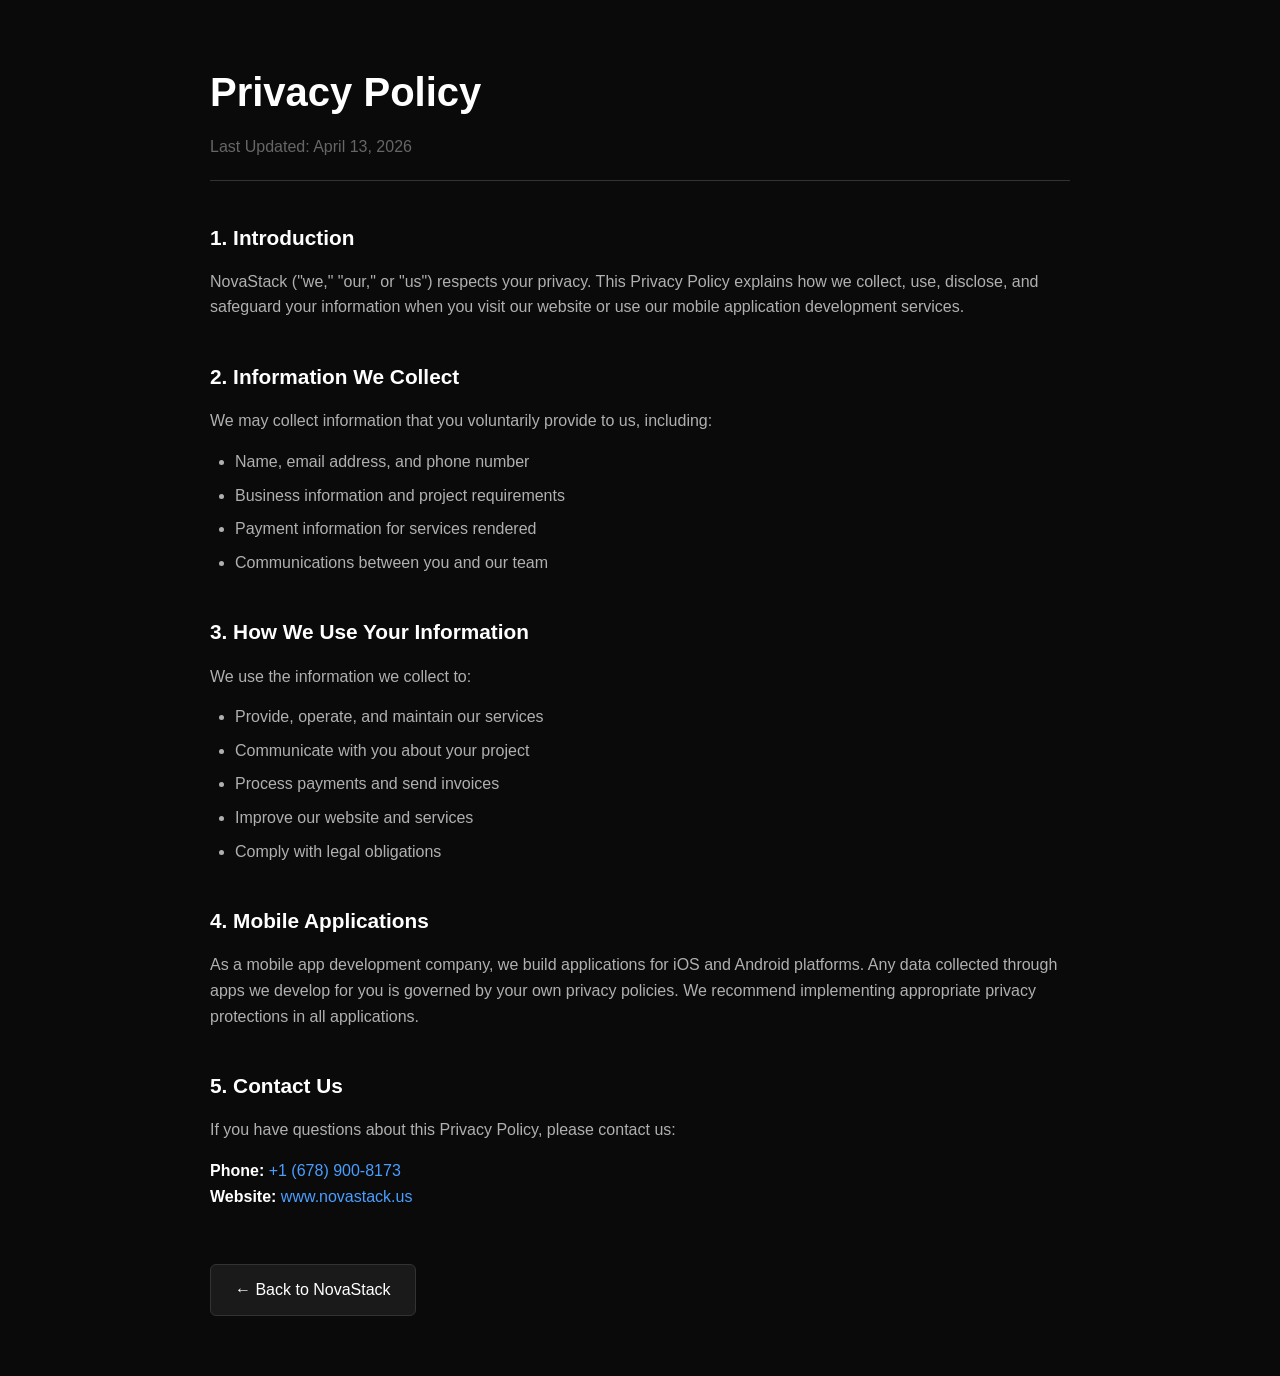
<file: privacy-policy.html>
<!DOCTYPE html>
<html lang="en">
<head>
    <meta charset="UTF-8">
    <meta name="viewport" content="width=device-width, initial-scale=1.0">
    <title>Privacy Policy - NovaStack</title>
    <style>
        * { margin: 0; padding: 0; box-sizing: border-box; }
        body { 
            font-family: -apple-system, BlinkMacSystemFont, 'Segoe UI', Roboto, sans-serif; 
            max-width: 900px; 
            margin: 0 auto; 
            padding: 60px 20px; 
            line-height: 1.6; 
            color: #e0e0e0; 
            background: #0a0a0a; 
        }
        h1 { 
            color: #fff; 
            font-size: 2.5rem; 
            margin-bottom: 10px; 
            font-weight: 700;
        }
        .subtitle {
            color: #666;
            font-size: 1rem;
            margin-bottom: 40px;
            border-bottom: 1px solid #333;
            padding-bottom: 20px;
        }
        h2 { 
            color: #fff; 
            margin-top: 40px; 
            margin-bottom: 15px;
            font-size: 1.3rem;
            font-weight: 600;
        }
        p { margin-bottom: 15px; color: #b0b0b0; }
        a { 
            color: #4a9eff; 
            text-decoration: none; 
            transition: color 0.3s;
        }
        a:hover { color: #6bb3ff; }
        ul { 
            padding-left: 25px; 
            margin-bottom: 20px;
            color: #b0b0b0;
        }
        li { margin-bottom: 8px; }
        strong { color: #fff; }
        .back-link {
            display: inline-block;
            margin-top: 40px;
            padding: 12px 24px;
            background: #1a1a1a;
            border: 1px solid #333;
            border-radius: 6px;
            color: #fff;
            transition: all 0.3s;
        }
        .back-link:hover {
            background: #2a2a2a;
            border-color: #444;
        }
    </style>
</head>
<body>
    <h1>Privacy Policy</h1>
    <p class="subtitle">Last Updated: April 13, 2026</p>
    
    <h2>1. Introduction</h2>
    <p>NovaStack ("we," "our," or "us") respects your privacy. This Privacy Policy explains how we collect, use, disclose, and safeguard your information when you visit our website or use our mobile application development services.</p>
    
    <h2>2. Information We Collect</h2>
    <p>We may collect information that you voluntarily provide to us, including:</p>
    <ul>
        <li>Name, email address, and phone number</li>
        <li>Business information and project requirements</li>
        <li>Payment information for services rendered</li>
        <li>Communications between you and our team</li>
    </ul>
    
    <h2>3. How We Use Your Information</h2>
    <p>We use the information we collect to:</p>
    <ul>
        <li>Provide, operate, and maintain our services</li>
        <li>Communicate with you about your project</li>
        <li>Process payments and send invoices</li>
        <li>Improve our website and services</li>
        <li>Comply with legal obligations</li>
    </ul>
    
    <h2>4. Mobile Applications</h2>
    <p>As a mobile app development company, we build applications for iOS and Android platforms. Any data collected through apps we develop for you is governed by your own privacy policies. We recommend implementing appropriate privacy protections in all applications.</p>
    
    <h2>5. Contact Us</h2>
    <p>If you have questions about this Privacy Policy, please contact us:</p>
    <p><strong>Phone:</strong> <a href="tel:+16789008173">+1 (678) 900-8173</a><br>
    <strong>Website:</strong> <a href="https://www.novastack.us">www.novastack.us</a></p>
    
    <a href="./index.html" class="back-link">← Back to NovaStack</a>
</body>
</html>
</file>
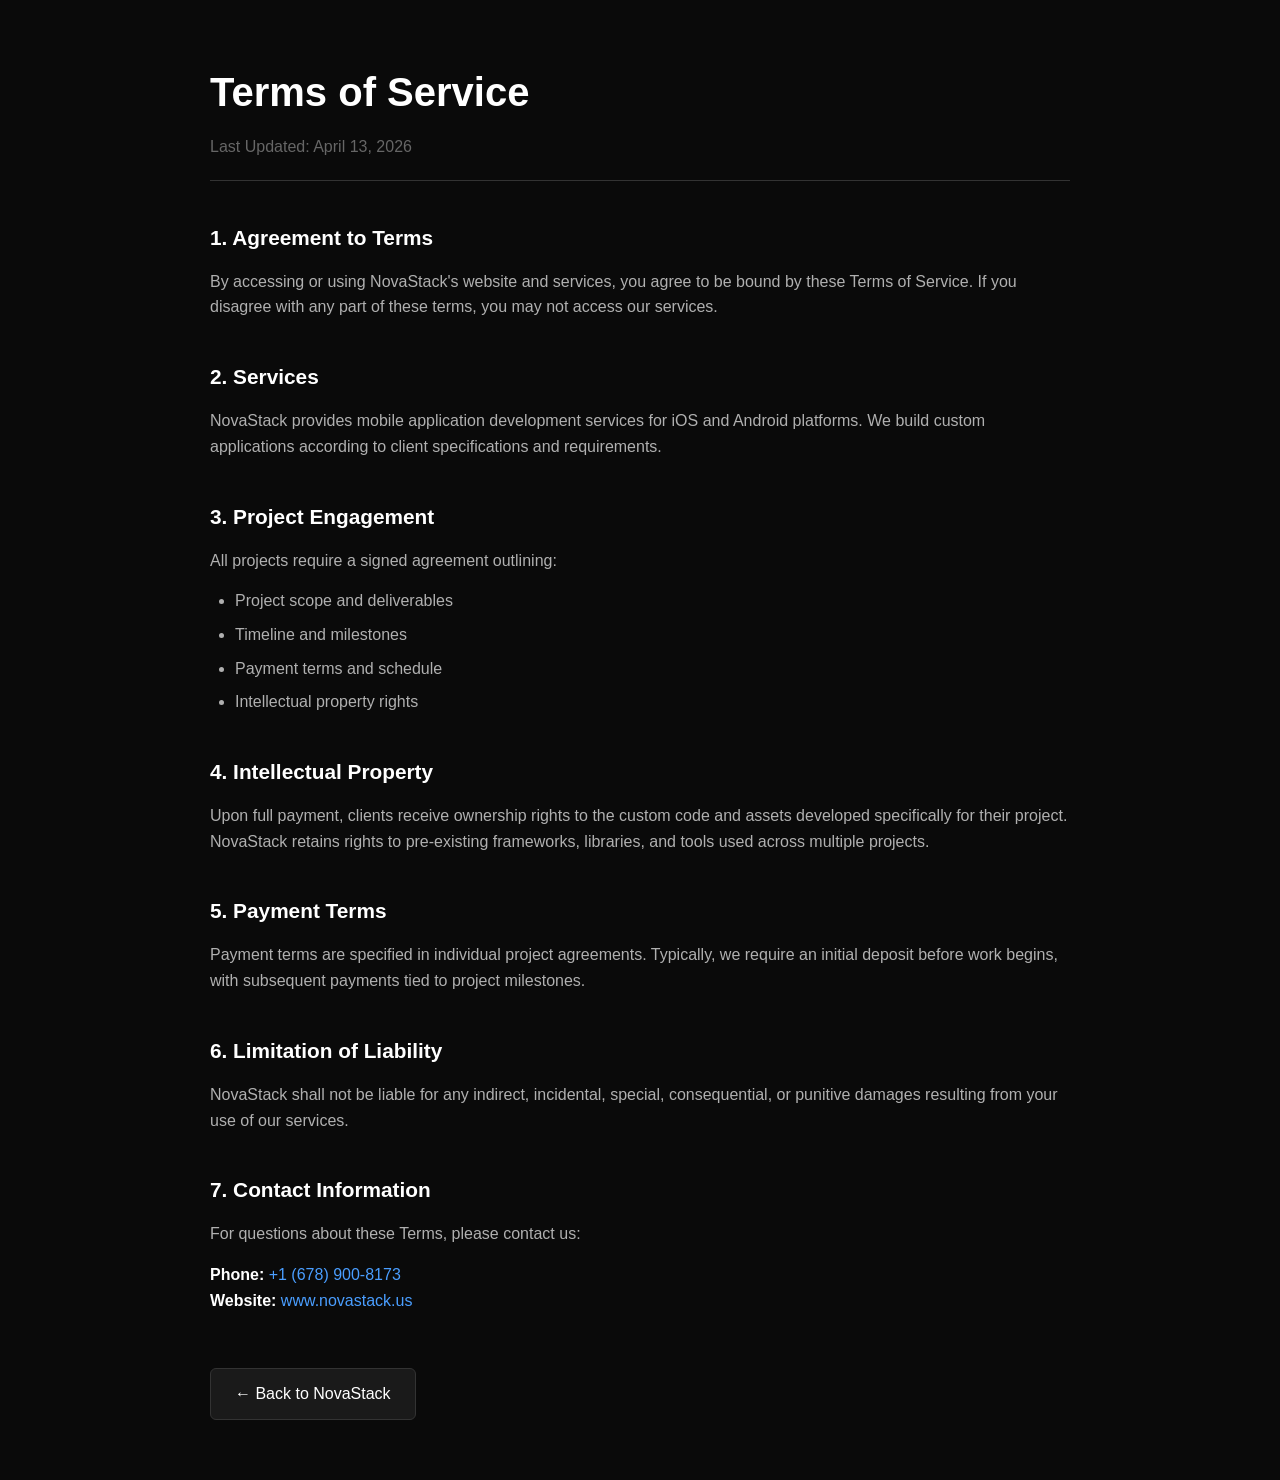
<file: terms-of-service.html>
<!DOCTYPE html>
<html lang="en">
<head>
    <meta charset="UTF-8">
    <meta name="viewport" content="width=device-width, initial-scale=1.0">
    <title>Terms of Service - NovaStack</title>
    <style>
        * { margin: 0; padding: 0; box-sizing: border-box; }
        body { 
            font-family: -apple-system, BlinkMacSystemFont, 'Segoe UI', Roboto, sans-serif; 
            max-width: 900px; 
            margin: 0 auto; 
            padding: 60px 20px; 
            line-height: 1.6; 
            color: #e0e0e0; 
            background: #0a0a0a; 
        }
        h1 { 
            color: #fff; 
            font-size: 2.5rem; 
            margin-bottom: 10px; 
            font-weight: 700;
        }
        .subtitle {
            color: #666;
            font-size: 1rem;
            margin-bottom: 40px;
            border-bottom: 1px solid #333;
            padding-bottom: 20px;
        }
        h2 { 
            color: #fff; 
            margin-top: 40px; 
            margin-bottom: 15px;
            font-size: 1.3rem;
            font-weight: 600;
        }
        p { margin-bottom: 15px; color: #b0b0b0; }
        a { 
            color: #4a9eff; 
            text-decoration: none; 
            transition: color 0.3s;
        }
        a:hover { color: #6bb3ff; }
        ul { 
            padding-left: 25px; 
            margin-bottom: 20px;
            color: #b0b0b0;
        }
        li { margin-bottom: 8px; }
        strong { color: #fff; }
        .back-link {
            display: inline-block;
            margin-top: 40px;
            padding: 12px 24px;
            background: #1a1a1a;
            border: 1px solid #333;
            border-radius: 6px;
            color: #fff;
            transition: all 0.3s;
        }
        .back-link:hover {
            background: #2a2a2a;
            border-color: #444;
        }
    </style>
</head>
<body>
    <h1>Terms of Service</h1>
    <p class="subtitle">Last Updated: April 13, 2026</p>
    
    <h2>1. Agreement to Terms</h2>
    <p>By accessing or using NovaStack's website and services, you agree to be bound by these Terms of Service. If you disagree with any part of these terms, you may not access our services.</p>
    
    <h2>2. Services</h2>
    <p>NovaStack provides mobile application development services for iOS and Android platforms. We build custom applications according to client specifications and requirements.</p>
    
    <h2>3. Project Engagement</h2>
    <p>All projects require a signed agreement outlining:</p>
    <ul>
        <li>Project scope and deliverables</li>
        <li>Timeline and milestones</li>
        <li>Payment terms and schedule</li>
        <li>Intellectual property rights</li>
    </ul>
    
    <h2>4. Intellectual Property</h2>
    <p>Upon full payment, clients receive ownership rights to the custom code and assets developed specifically for their project. NovaStack retains rights to pre-existing frameworks, libraries, and tools used across multiple projects.</p>
    
    <h2>5. Payment Terms</h2>
    <p>Payment terms are specified in individual project agreements. Typically, we require an initial deposit before work begins, with subsequent payments tied to project milestones.</p>
    
    <h2>6. Limitation of Liability</h2>
    <p>NovaStack shall not be liable for any indirect, incidental, special, consequential, or punitive damages resulting from your use of our services.</p>
    
    <h2>7. Contact Information</h2>
    <p>For questions about these Terms, please contact us:</p>
    <p><strong>Phone:</strong> <a href="tel:+16789008173">+1 (678) 900-8173</a><br>
    <strong>Website:</strong> <a href="https://www.novastack.us">www.novastack.us</a></p>
    
    <a href="./index.html" class="back-link">← Back to NovaStack</a>
</body>
</html>
</file>
